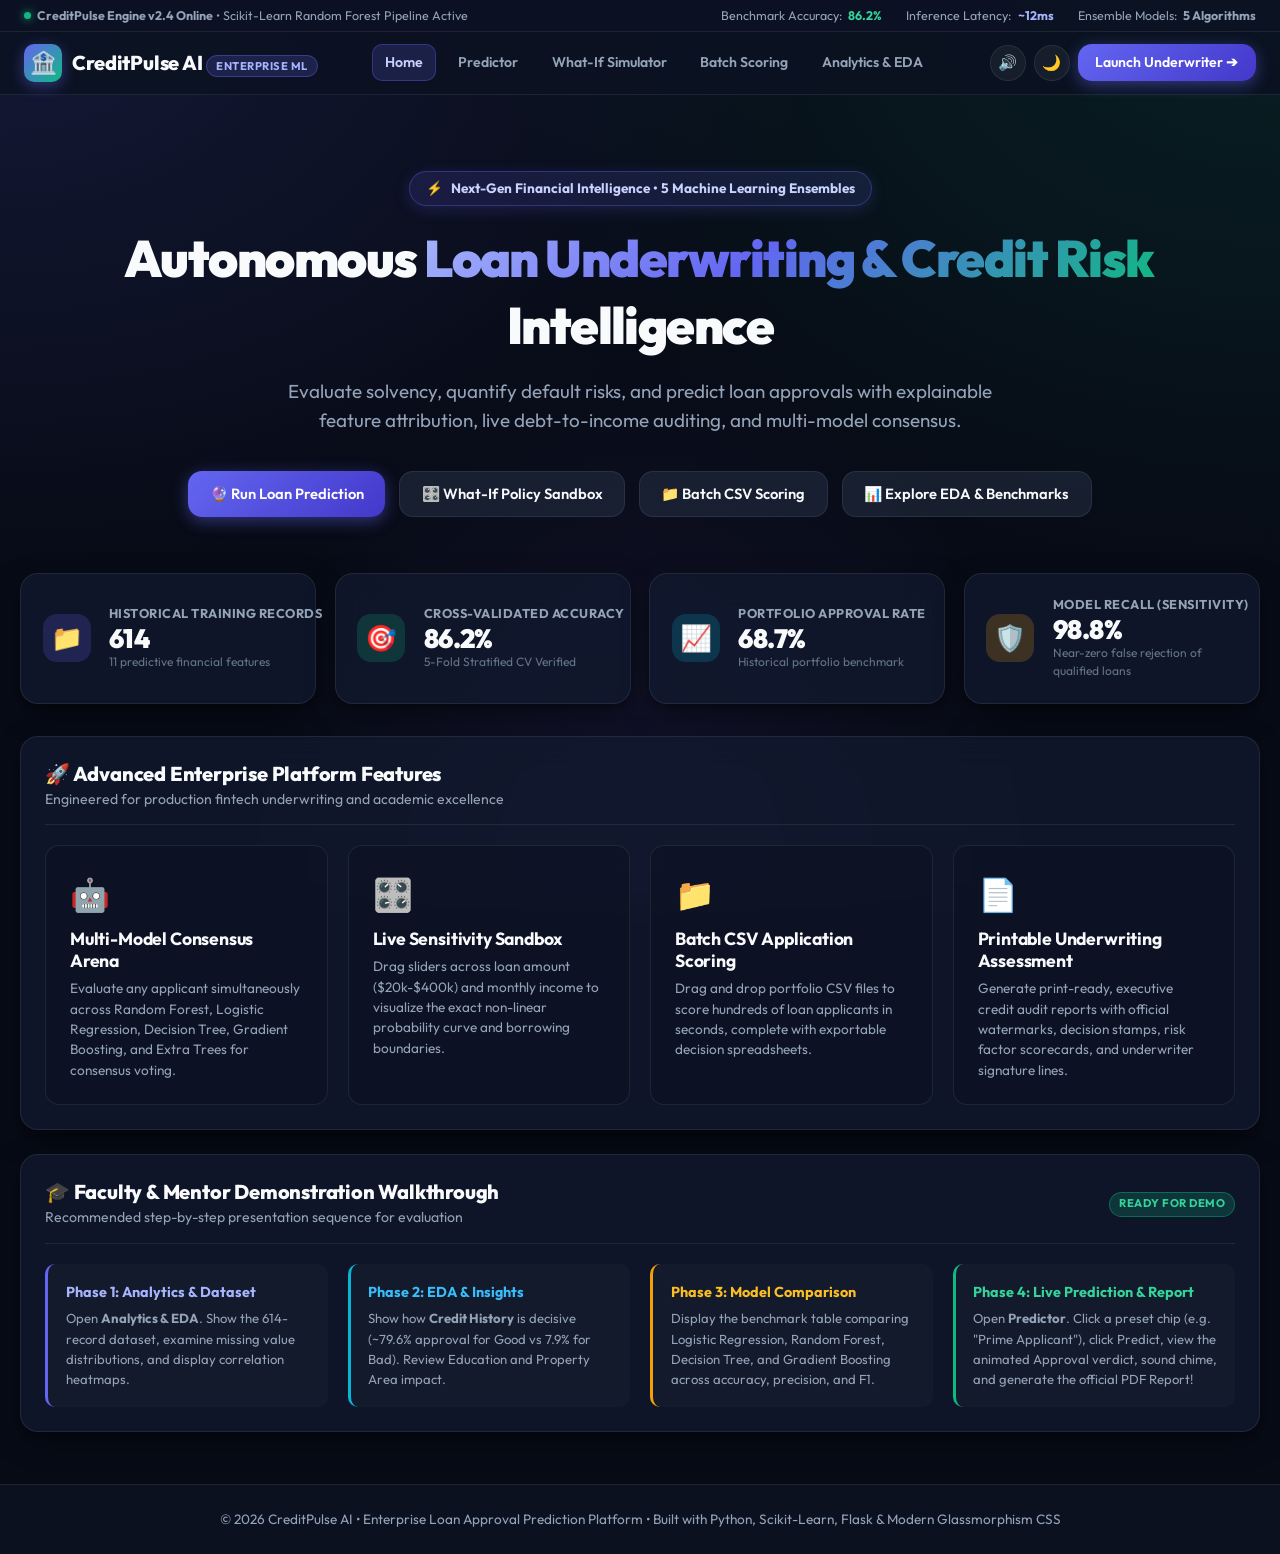
<file: templates/index.html>
<!DOCTYPE html>
<html lang="en" data-theme="dark">
<head>
    <meta charset="UTF-8">
    <meta name="viewport" content="width=device-width, initial-scale=1.0">
    <title>CreditPulse AI | Enterprise Loan Approval Intelligence</title>
    <meta name="description" content="AI-powered Loan Approval Prediction platform using Machine Learning to automate credit risk assessment and evaluate applicant eligibility in real-time.">
    <!-- Google Fonts -->
    <link rel="preconnect" href="https://fonts.googleapis.com">
    <link rel="preconnect" href="https://fonts.gstatic.com" crossorigin>
    <link href="https://fonts.googleapis.com/css2?family=Outfit:wght@300;400;500;600;700;800;900&family=Inter:wght@400;500;600;700&display=swap" rel="stylesheet">
    <link rel="stylesheet" href="/static/css/style.css">
</head>
<body>

    <!-- Top Status Ticker -->
    <div class="top-ticker" id="top-status-ticker">
        <div class="ticker-item">
            <span class="status-dot"></span>
            <span><strong>CreditPulse Engine v2.4 Online</strong> • Scikit-Learn Random Forest Pipeline Active</span>
        </div>
        <div style="display: flex; gap: 1.5rem; align-items: center;">
            <div class="ticker-item"><span>Benchmark Accuracy:</span> <strong style="color: #34d399;">86.2%</strong></div>
            <div class="ticker-item"><span>Inference Latency:</span> <strong style="color: #a5b4fc;">~12ms</strong></div>
            <div class="ticker-item"><span>Ensemble Models:</span> <strong>5 Algorithms</strong></div>
        </div>
    </div>

    <!-- Navigation Header -->
    <nav class="navbar" id="main-navbar">
        <a href="/" class="nav-brand" id="brand-link">
            <div class="brand-icon">🏦</div>
            <div>
                <span>CreditPulse AI</span>
                <span class="brand-badge">Enterprise ML</span>
            </div>
        </a>

        <ul class="nav-links">
            <li><a href="/" class="nav-link active" id="nav-home">Home</a></li>
            <li><a href="/predict" class="nav-link" id="nav-predict">Predictor</a></li>
            <li><a href="/simulator" class="nav-link" id="nav-simulator">What-If Simulator</a></li>
            <li><a href="/batch" class="nav-link" id="nav-batch">Batch Scoring</a></li>
            <li><a href="/dashboard" class="nav-link" id="nav-dashboard">Analytics & EDA</a></li>
        </ul>

        <!-- Controls: Sound & Theme -->
        <div class="nav-controls">
            <button type="button" class="btn-icon" id="sound-toggle-btn" title="Toggle Sound Feedback">🔊</button>
            <button type="button" class="btn-icon" id="theme-toggle-btn" title="Toggle Theme">🌙</button>
            <a href="/predict" class="btn btn-primary btn-nav" id="nav-launch-btn">Launch Underwriter ➔</a>
        </div>
    </nav>

    <!-- Main Content Container -->
    <main class="container" id="main-container">
        
        <!-- Hero Section -->
        <section class="hero" id="hero-section">
            <div class="badge-tag">
                <span>⚡</span>
                <span>Next-Gen Financial Intelligence • 5 Machine Learning Ensembles</span>
            </div>
            <h1 class="hero-title">
                Autonomous <span class="gradient-text">Loan Underwriting & Credit Risk</span> Intelligence
            </h1>
            <p class="hero-subtitle">
                Evaluate solvency, quantify default risks, and predict loan approvals with explainable feature attribution, live debt-to-income auditing, and multi-model consensus.
            </p>
            <div class="hero-actions">
                <a href="/predict" class="btn btn-primary" id="btn-hero-predict">
                    <span>🔮 Run Loan Prediction</span>
                </a>
                <a href="/simulator" class="btn btn-secondary" id="btn-hero-simulator">
                    <span>🎛️ What-If Policy Sandbox</span>
                </a>
                <a href="/batch" class="btn btn-secondary" id="btn-hero-batch">
                    <span>📁 Batch CSV Scoring</span>
                </a>
                <a href="/dashboard" class="btn btn-secondary" id="btn-hero-dashboard">
                    <span>📊 Explore EDA & Benchmarks</span>
                </a>
            </div>
        </section>

        <!-- Executive Stat Cards -->
        <section class="stats-grid" id="stats-grid">
            <div class="stat-card" id="stat-records">
                <div class="stat-icon indigo">📁</div>
                <div class="stat-info">
                    <h4>Historical Training Records</h4>
                    <div class="stat-value">614</div>
                    <div class="stat-note">11 predictive financial features</div>
                </div>
            </div>

            <div class="stat-card" id="stat-accuracy">
                <div class="stat-icon emerald">🎯</div>
                <div class="stat-info">
                    <h4>Cross-Validated Accuracy</h4>
                    <div class="stat-value">86.2%</div>
                    <div class="stat-note">5-Fold Stratified CV Verified</div>
                </div>
            </div>

            <div class="stat-card" id="stat-approval-rate">
                <div class="stat-icon cyan">📈</div>
                <div class="stat-info">
                    <h4>Portfolio Approval Rate</h4>
                    <div class="stat-value">68.7%</div>
                    <div class="stat-note">Historical portfolio benchmark</div>
                </div>
            </div>

            <div class="stat-card" id="stat-recall">
                <div class="stat-icon amber">🛡️</div>
                <div class="stat-info">
                    <h4>Model Recall (Sensitivity)</h4>
                    <div class="stat-value">98.8%</div>
                    <div class="stat-note">Near-zero false rejection of qualified loans</div>
                </div>
            </div>
        </section>

        <!-- Feature Capabilities Showcase -->
        <section class="card" id="capabilities-section">
            <div class="card-header">
                <div>
                    <h2 class="card-title">🚀 Advanced Enterprise Platform Features</h2>
                    <div class="card-subtitle">Engineered for production fintech underwriting and academic excellence</div>
                </div>
            </div>

            <div style="display: grid; grid-template-columns: repeat(auto-fit, minmax(280px, 1fr)); gap: 1.25rem;">
                <div style="background: rgba(12, 18, 34, 0.6); padding: 1.5rem; border-radius: 14px; border: 1px solid var(--border-color);">
                    <div style="font-size: 2rem; margin-bottom: 0.5rem;">🤖</div>
                    <h3 style="font-size: 1.1rem; font-weight: 700; margin-bottom: 0.4rem;">Multi-Model Consensus Arena</h3>
                    <p style="font-size: 0.85rem; color: var(--text-muted); line-height: 1.5;">
                        Evaluate any applicant simultaneously across Random Forest, Logistic Regression, Decision Tree, Gradient Boosting, and Extra Trees for consensus voting.
                    </p>
                </div>

                <div style="background: rgba(12, 18, 34, 0.6); padding: 1.5rem; border-radius: 14px; border: 1px solid var(--border-color);">
                    <div style="font-size: 2rem; margin-bottom: 0.5rem;">🎛️</div>
                    <h3 style="font-size: 1.1rem; font-weight: 700; margin-bottom: 0.4rem;">Live Sensitivity Sandbox</h3>
                    <p style="font-size: 0.85rem; color: var(--text-muted); line-height: 1.5;">
                        Drag sliders across loan amount ($20k-$400k) and monthly income to visualize the exact non-linear probability curve and borrowing boundaries.
                    </p>
                </div>

                <div style="background: rgba(12, 18, 34, 0.6); padding: 1.5rem; border-radius: 14px; border: 1px solid var(--border-color);">
                    <div style="font-size: 2rem; margin-bottom: 0.5rem;">📁</div>
                    <h3 style="font-size: 1.1rem; font-weight: 700; margin-bottom: 0.4rem;">Batch CSV Application Scoring</h3>
                    <p style="font-size: 0.85rem; color: var(--text-muted); line-height: 1.5;">
                        Drag and drop portfolio CSV files to score hundreds of loan applicants in seconds, complete with exportable decision spreadsheets.
                    </p>
                </div>

                <div style="background: rgba(12, 18, 34, 0.6); padding: 1.5rem; border-radius: 14px; border: 1px solid var(--border-color);">
                    <div style="font-size: 2rem; margin-bottom: 0.5rem;">📄</div>
                    <h3 style="font-size: 1.1rem; font-weight: 700; margin-bottom: 0.4rem;">Printable Underwriting Assessment</h3>
                    <p style="font-size: 0.85rem; color: var(--text-muted); line-height: 1.5;">
                        Generate print-ready, executive credit audit reports with official watermarks, decision stamps, risk factor scorecards, and underwriter signature lines.
                    </p>
                </div>
            </div>
        </section>

        <!-- Demonstration Sequence Guide -->
        <section class="card" id="demo-guide-card">
            <div class="card-header">
                <div>
                    <h2 class="card-title">🎓 Faculty & Mentor Demonstration Walkthrough</h2>
                    <div class="card-subtitle">Recommended step-by-step presentation sequence for evaluation</div>
                </div>
                <span class="brand-badge" style="background:rgba(16,185,129,0.2); color:#34d399; border-color:rgba(16,185,129,0.4);">Ready for Demo</span>
            </div>

            <div style="display: grid; grid-template-columns: repeat(auto-fit, minmax(280px, 1fr)); gap: 1.25rem;">
                <div style="background: rgba(255,255,255,0.02); padding: 1.1rem; border-radius: 10px; border-left: 3px solid var(--primary);">
                    <div style="font-weight: 700; color:#a5b4fc; font-size: 0.9rem;">Phase 1: Analytics & Dataset</div>
                    <p style="font-size: 0.82rem; color: var(--text-muted); margin-top: 0.3rem;">
                        Open <strong>Analytics & EDA</strong>. Show the 614-record dataset, examine missing value distributions, and display correlation heatmaps.
                    </p>
                </div>

                <div style="background: rgba(255,255,255,0.02); padding: 1.1rem; border-radius: 10px; border-left: 3px solid var(--info);">
                    <div style="font-weight: 700; color:#38bdf8; font-size: 0.9rem;">Phase 2: EDA & Insights</div>
                    <p style="font-size: 0.82rem; color: var(--text-muted); margin-top: 0.3rem;">
                        Show how <strong>Credit History</strong> is decisive (~79.6% approval for Good vs 7.9% for Bad). Review Education and Property Area impact.
                    </p>
                </div>

                <div style="background: rgba(255,255,255,0.02); padding: 1.1rem; border-radius: 10px; border-left: 3px solid var(--warning);">
                    <div style="font-weight: 700; color:#fbbf24; font-size: 0.9rem;">Phase 3: Model Comparison</div>
                    <p style="font-size: 0.82rem; color: var(--text-muted); margin-top: 0.3rem;">
                        Display the benchmark table comparing Logistic Regression, Random Forest, Decision Tree, and Gradient Boosting across accuracy, precision, and F1.
                    </p>
                </div>

                <div style="background: rgba(255,255,255,0.02); padding: 1.1rem; border-radius: 10px; border-left: 3px solid var(--success);">
                    <div style="font-weight: 700; color:#34d399; font-size: 0.9rem;">Phase 4: Live Prediction & Report</div>
                    <p style="font-size: 0.82rem; color: var(--text-muted); margin-top: 0.3rem;">
                        Open <strong>Predictor</strong>. Click a preset chip (e.g. "Prime Applicant"), click Predict, view the animated Approval verdict, sound chime, and generate the official PDF Report!
                    </p>
                </div>
            </div>
        </section>

    </main>

    <!-- Footer -->
    <footer class="footer">
        <p>© 2026 CreditPulse AI • Enterprise Loan Approval Prediction Platform • Built with Python, Scikit-Learn, Flask & Modern Glassmorphism CSS</p>
    </footer>

    <script src="/static/js/script.js"></script>
</body>
</html>
</file>
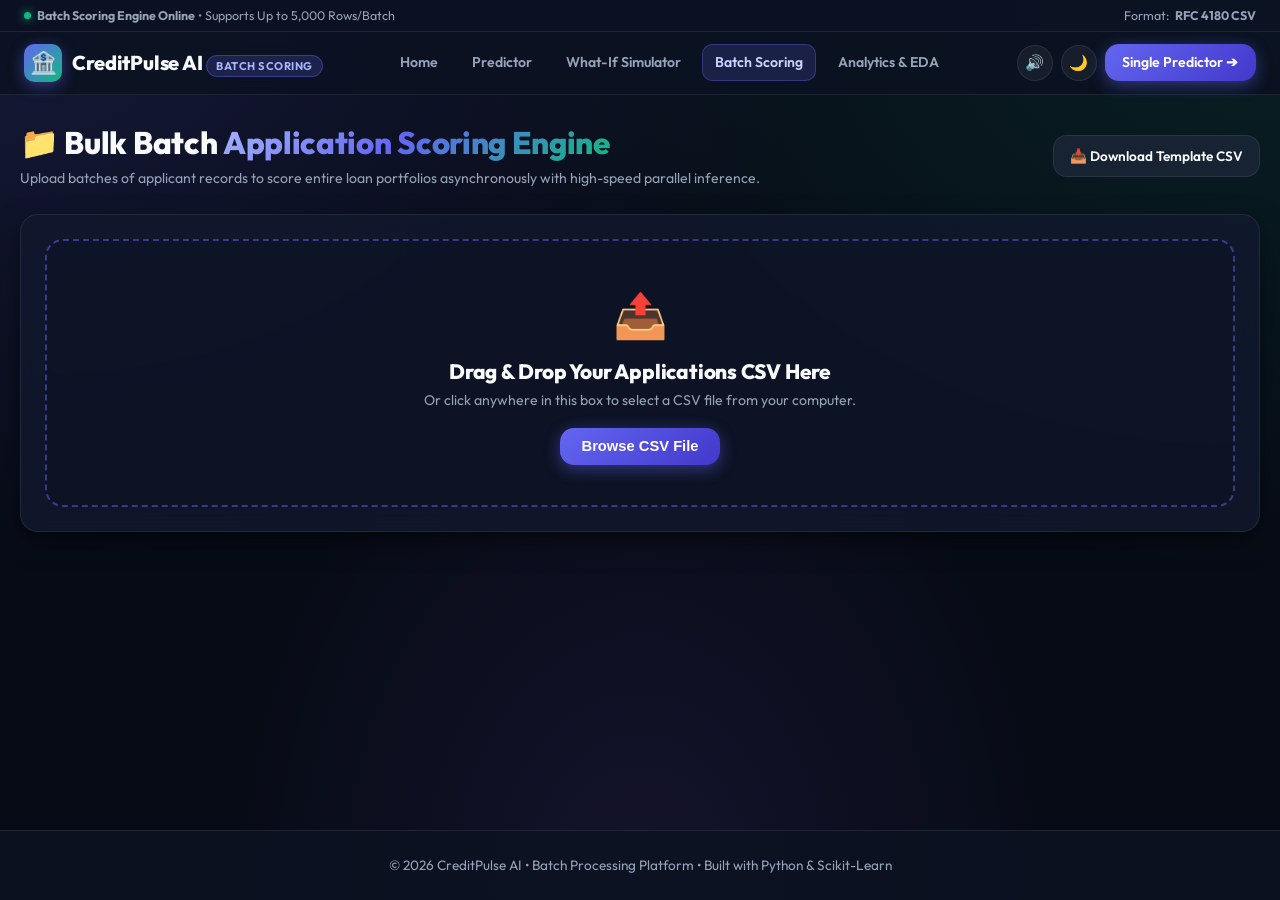
<file: templates/batch.html>
<!DOCTYPE html>
<html lang="en" data-theme="dark">
<head>
    <meta charset="UTF-8">
    <meta name="viewport" content="width=device-width, initial-scale=1.0">
    <title>Bulk Batch Application Scoring | CreditPulse AI</title>
    <meta name="description" content="Upload and evaluate hundreds of loan applications simultaneously in batch mode. Receive automated underwriting decisions and CSV exports.">
    <!-- Google Fonts -->
    <link rel="preconnect" href="https://fonts.googleapis.com">
    <link rel="preconnect" href="https://fonts.gstatic.com" crossorigin>
    <link href="https://fonts.googleapis.com/css2?family=Outfit:wght@300;400;500;600;700;800;900&family=Inter:wght@400;500;600;700&display=swap" rel="stylesheet">
    <link rel="stylesheet" href="/static/css/style.css">
</head>
<body>

    <!-- Top Status Ticker -->
    <div class="top-ticker" id="top-status-ticker">
        <div class="ticker-item">
            <span class="status-dot"></span>
            <span><strong>Batch Scoring Engine Online</strong> • Supports Up to 5,000 Rows/Batch</span>
        </div>
        <div style="display: flex; gap: 1.5rem; align-items: center;">
            <div class="ticker-item"><span>Format:</span> <strong>RFC 4180 CSV</strong></div>
        </div>
    </div>

    <!-- Navigation Header -->
    <nav class="navbar" id="main-navbar">
        <a href="/" class="nav-brand" id="brand-link">
            <div class="brand-icon">🏦</div>
            <div>
                <span>CreditPulse AI</span>
                <span class="brand-badge">Batch Scoring</span>
            </div>
        </a>

        <ul class="nav-links">
            <li><a href="/" class="nav-link" id="nav-home">Home</a></li>
            <li><a href="/predict" class="nav-link" id="nav-predict">Predictor</a></li>
            <li><a href="/simulator" class="nav-link" id="nav-simulator">What-If Simulator</a></li>
            <li><a href="/batch" class="nav-link active" id="nav-batch">Batch Scoring</a></li>
            <li><a href="/dashboard" class="nav-link" id="nav-dashboard">Analytics & EDA</a></li>
        </ul>

        <div class="nav-controls">
            <button type="button" class="btn-icon" id="sound-toggle-btn" title="Toggle Sound Feedback">🔊</button>
            <button type="button" class="btn-icon" id="theme-toggle-btn" title="Toggle Theme">🌙</button>
            <a href="/predict" class="btn btn-primary btn-nav">Single Predictor ➔</a>
        </div>
    </nav>

    <!-- Main Content Container -->
    <main class="container" id="main-container">
        
        <div class="card-header" style="border:none; margin-bottom: 1.5rem; padding-bottom: 0;">
            <div>
                <h1 style="font-size: clamp(1.4rem, 2.5vw, 1.95rem); font-weight: 800;">
                    📁 Bulk Batch <span class="gradient-text">Application Scoring Engine</span>
                </h1>
                <p class="card-subtitle">
                    Upload batches of applicant records to score entire loan portfolios asynchronously with high-speed parallel inference.
                </p>
            </div>
            
            <div>
                <a href="/api/sample-csv" class="btn btn-secondary" style="font-size: 0.85rem; padding: 0.6rem 1rem;">
                    📥 Download Template CSV
                </a>
            </div>
        </div>

        <!-- Upload Dropzone Card -->
        <div class="card">
            <div class="dropzone" id="csv-dropzone">
                <input type="file" id="csv-file-input" accept=".csv" style="display: none;">
                <div class="dropzone-icon">📤</div>
                <h3 style="font-size: 1.3rem; font-weight: 800; margin-bottom: 0.35rem;">
                    Drag & Drop Your Applications CSV Here
                </h3>
                <p style="font-size: 0.88rem; color: var(--text-muted); margin-bottom: 1rem;">
                    Or click anywhere in this box to select a CSV file from your computer.
                </p>
                <button type="button" class="btn btn-primary" style="pointer-events: none;">
                    Browse CSV File
                </button>
            </div>
        </div>

        <!-- Batch Results Display Box -->
        <div class="card" id="batch-results-box" style="display: none;">
            <!-- Populated via AJAX in script.js -->
        </div>

    </main>

    <footer class="footer">
        <p>© 2026 CreditPulse AI • Batch Processing Platform • Built with Python & Scikit-Learn</p>
    </footer>

    <script src="/static/js/script.js"></script>
</body>
</html>
</file>
<file: static/css/style.css>
/* 
=============================================================================
CreditPulse AI - Enterprise Fintech Design System
=============================================================================
Ultra-Responsive, Zero-Overflow, Anti-Clipping Typography & Glassmorphism
*/

:root {
  --bg-primary: #070b16;
  --bg-secondary: #0c1222;
  --bg-card: rgba(18, 26, 47, 0.75);
  --bg-card-hover: rgba(28, 39, 68, 0.88);
  --bg-input: rgba(11, 17, 33, 0.9);
  
  --border-color: rgba(255, 255, 255, 0.08);
  --border-glow: rgba(99, 102, 241, 0.4);
  
  --primary: #6366f1;
  --primary-hover: #4f46e5;
  --primary-glow: rgba(99, 102, 241, 0.45);
  
  --secondary: #8b5cf6;
  --secondary-glow: rgba(139, 92, 246, 0.4);
  
  --success: #10b981;
  --success-glow: rgba(16, 185, 129, 0.4);
  --danger: #ef4444;
  --danger-glow: rgba(239, 68, 68, 0.4);
  --warning: #f59e0b;
  --info: #06b6d4;
  
  --text-main: #f8fafc;
  --text-muted: #94a3b8;
  --text-dim: #64748b;
  
  --radius-xs: 6px;
  --radius-sm: 10px;
  --radius-md: 14px;
  --radius-lg: 18px;
  --radius-full: 9999px;
  
  --shadow-card: 0 10px 30px -5px rgba(0, 0, 0, 0.5), 0 6px 12px -4px rgba(0, 0, 0, 0.35);
  --shadow-glow: 0 0 25px rgba(99, 102, 241, 0.3);
  --transition: all 0.22s cubic-bezier(0.4, 0, 0.2, 1);
}

/* Light Theme Variables */
[data-theme="light"] {
  --bg-primary: #f8fafc;
  --bg-secondary: #ffffff;
  --bg-card: rgba(255, 255, 255, 0.9);
  --bg-card-hover: rgba(241, 245, 249, 0.98);
  --bg-input: #ffffff;
  
  --border-color: rgba(0, 0, 0, 0.09);
  --border-glow: rgba(99, 102, 241, 0.25);
  
  --text-main: #0f172a;
  --text-muted: #475569;
  --text-dim: #94a3b8;
  
  --shadow-card: 0 10px 25px -5px rgba(0, 0, 0, 0.08), 0 8px 10px -6px rgba(0, 0, 0, 0.04);
}

/* GLOBAL RESET & STRICT OVERFLOW CONTAINMENT */
*, *::before, *::after {
  box-sizing: border-box;
  margin: 0;
  padding: 0;
}

html {
  overflow-x: hidden;
  max-width: 100%;
  width: 100%;
  -webkit-text-size-adjust: 100%;
  scroll-behavior: smooth;
}

body {
  background-color: var(--bg-primary);
  background-image: 
    radial-gradient(at 0% 0%, rgba(99, 102, 241, 0.15) 0px, transparent 45%),
    radial-gradient(at 100% 0%, rgba(16, 185, 129, 0.12) 0px, transparent 45%),
    radial-gradient(at 50% 100%, rgba(139, 92, 246, 0.1) 0px, transparent 45%);
  background-attachment: fixed;
  color: var(--text-main);
  min-height: 100vh;
  display: flex;
  flex-direction: column;
  line-height: 1.55;
  font-family: 'Outfit', 'Inter', -apple-system, BlinkMacSystemFont, 'Segoe UI', Roboto, sans-serif;
  overflow-x: hidden;
  max-width: 100%;
  width: 100%;
  position: relative;
  transition: background-color 0.25s ease, color 0.25s ease;
}

/* ANTI-CLIPPING TYPOGRAPHY */
h1, h2, h3, h4, h5, h6 {
  overflow-wrap: break-word;
  word-wrap: break-word;
  line-height: 1.25;
  letter-spacing: -0.01em;
}

.gradient-text {
  background: linear-gradient(135deg, #a5b4fc 0%, #6366f1 45%, #10b981 100%);
  -webkit-background-clip: text;
  -webkit-text-fill-color: transparent;
  display: inline-block;
  padding-bottom: 0.1em;
  padding-right: 0.05em;
  line-height: 1.25;
}

/* TOP STATUS TICKER */
.top-ticker {
  background: rgba(12, 18, 34, 0.98);
  border-bottom: 1px solid var(--border-color);
  padding: 0.35rem 1.5rem;
  font-size: 0.78rem;
  color: var(--text-muted);
  display: flex;
  justify-content: space-between;
  align-items: center;
  flex-wrap: wrap;
  gap: 0.75rem;
  max-width: 100%;
  overflow-x: hidden;
}

.ticker-item {
  display: inline-flex;
  align-items: center;
  gap: 0.4rem;
  white-space: nowrap;
}

.status-dot {
  width: 7px;
  height: 7px;
  background: #10b981;
  border-radius: 50%;
  box-shadow: 0 0 8px #10b981;
  animation: pulse-dot 2s infinite;
  flex-shrink: 0;
}

@keyframes pulse-dot {
  0%, 100% { transform: scale(1); opacity: 1; }
  50% { transform: scale(1.3); opacity: 0.6; }
}

/* NAVBAR */
.navbar {
  position: sticky;
  top: 0;
  z-index: 100;
  background: rgba(12, 18, 34, 0.9);
  backdrop-filter: blur(18px);
  -webkit-backdrop-filter: blur(18px);
  border-bottom: 1px solid var(--border-color);
  padding: 0.75rem 1.5rem;
  display: flex;
  align-items: center;
  justify-content: space-between;
  flex-wrap: wrap;
  gap: 0.85rem;
  max-width: 100%;
}

.nav-brand {
  display: flex;
  align-items: center;
  gap: 0.65rem;
  text-decoration: none;
  color: var(--text-main);
  font-weight: 800;
  font-size: 1.25rem;
  letter-spacing: -0.01em;
  flex-shrink: 0;
}

.brand-icon {
  width: 38px;
  height: 38px;
  background: linear-gradient(135deg, #6366f1, #10b981);
  border-radius: var(--radius-sm);
  display: flex;
  align-items: center;
  justify-content: center;
  font-size: 1.35rem;
  box-shadow: 0 4px 15px var(--primary-glow);
  flex-shrink: 0;
}

.brand-badge {
  font-size: 0.7rem;
  background: rgba(99, 102, 241, 0.2);
  color: #a5b4fc;
  padding: 0.18rem 0.55rem;
  border-radius: var(--radius-full);
  border: 1px solid rgba(99, 102, 241, 0.4);
  font-weight: 700;
  text-transform: uppercase;
  letter-spacing: 0.5px;
  white-space: nowrap;
}

.nav-links {
  display: flex;
  align-items: center;
  gap: 0.6rem;
  list-style: none;
  flex-wrap: wrap;
}

.nav-link {
  color: var(--text-muted);
  text-decoration: none;
  font-weight: 600;
  font-size: 0.88rem;
  padding: 0.4rem 0.75rem;
  border-radius: var(--radius-sm);
  transition: var(--transition);
  display: flex;
  align-items: center;
  gap: 0.35rem;
  white-space: nowrap;
}

.nav-link:hover {
  color: var(--text-main);
  background: rgba(255, 255, 255, 0.06);
}

.nav-link.active {
  color: #c7d2fe;
  background: rgba(99, 102, 241, 0.18);
  border: 1px solid rgba(99, 102, 241, 0.35);
}

.nav-controls {
  display: flex;
  align-items: center;
  gap: 0.5rem;
  flex-shrink: 0;
}

.btn-icon {
  width: 36px;
  height: 36px;
  border-radius: 50%;
  background: rgba(255, 255, 255, 0.05);
  border: 1px solid var(--border-color);
  color: var(--text-main);
  display: flex;
  align-items: center;
  justify-content: center;
  cursor: pointer;
  font-size: 0.95rem;
  transition: var(--transition);
}

.btn-icon:hover {
  background: rgba(255, 255, 255, 0.12);
  transform: scale(1.05);
}

.btn-nav {
  font-size: 0.88rem !important;
  padding: 0.5rem 1.1rem !important;
  white-space: nowrap;
}

/* CONTAINER */
.container {
  max-width: 1280px;
  width: 100%;
  margin: 0 auto;
  padding: 1.75rem 1.25rem;
  flex: 1;
  overflow-x: hidden;
}

/* HERO SECTION */
.hero {
  text-align: center;
  padding: 3rem 1rem 3.5rem;
  position: relative;
}

.badge-tag {
  display: inline-flex;
  align-items: center;
  gap: 0.5rem;
  background: rgba(99, 102, 241, 0.15);
  border: 1px solid rgba(99, 102, 241, 0.35);
  color: #c7d2fe;
  padding: 0.4rem 1rem;
  border-radius: var(--radius-full);
  font-size: 0.85rem;
  font-weight: 700;
  margin-bottom: 1.25rem;
  box-shadow: 0 4px 15px rgba(99, 102, 241, 0.2);
}

.hero-title {
  font-size: clamp(2rem, 4vw, 3.25rem);
  font-weight: 900;
  letter-spacing: -0.03em;
  margin-bottom: 1.25rem;
  line-height: 1.2;
}

.hero-subtitle {
  font-size: clamp(1rem, 1.5vw, 1.18rem);
  color: var(--text-muted);
  max-width: 760px;
  margin: 0 auto 2.25rem;
  font-weight: 400;
}

.hero-actions {
  display: flex;
  gap: 0.85rem;
  justify-content: center;
  flex-wrap: wrap;
}

/* BUTTONS */
.btn {
  display: inline-flex;
  align-items: center;
  gap: 0.5rem;
  font-weight: 600;
  font-size: 0.92rem;
  padding: 0.65rem 1.35rem;
  border-radius: var(--radius-md);
  border: none;
  cursor: pointer;
  text-decoration: none;
  transition: var(--transition);
  white-space: nowrap;
}

.btn-primary {
  background: linear-gradient(135deg, var(--primary), #4338ca);
  color: white;
  box-shadow: 0 4px 16px var(--primary-glow);
}

.btn-primary:hover {
  transform: translateY(-2px);
  box-shadow: 0 6px 22px rgba(99, 102, 241, 0.6);
}

.btn-secondary {
  background: rgba(30, 41, 59, 0.7);
  color: var(--text-main);
  border: 1px solid var(--border-color);
}

.btn-secondary:hover {
  background: rgba(51, 65, 85, 0.9);
  border-color: rgba(255, 255, 255, 0.2);
  transform: translateY(-2px);
}

/* STATS GRID */
.stats-grid {
  display: grid;
  grid-template-columns: repeat(auto-fit, minmax(220px, 1fr));
  gap: 1.15rem;
  margin-bottom: 2rem;
  width: 100%;
}

.stat-card {
  background: var(--bg-card);
  border: 1px solid var(--border-color);
  backdrop-filter: blur(16px);
  -webkit-backdrop-filter: blur(16px);
  border-radius: var(--radius-lg);
  padding: 1.35rem;
  display: flex;
  align-items: center;
  gap: 1.15rem;
  transition: var(--transition);
  box-shadow: var(--shadow-card);
  min-width: 0;
}

.stat-card:hover {
  transform: translateY(-3px);
  border-color: rgba(99, 102, 241, 0.45);
  background: var(--bg-card-hover);
}

.stat-icon {
  width: 48px;
  height: 48px;
  border-radius: var(--radius-md);
  display: flex;
  align-items: center;
  justify-content: center;
  font-size: 1.6rem;
  flex-shrink: 0;
}

.stat-icon.indigo { background: rgba(99, 102, 241, 0.2); color: #818cf8; }
.stat-icon.emerald { background: rgba(16, 185, 129, 0.2); color: #34d399; }
.stat-icon.cyan { background: rgba(6, 182, 212, 0.2); color: #22d3ee; }
.stat-icon.amber { background: rgba(245, 158, 11, 0.2); color: #fbbf24; }

.stat-info h4 {
  font-size: 0.8rem;
  color: var(--text-muted);
  text-transform: uppercase;
  letter-spacing: 0.5px;
  font-weight: 700;
  margin-bottom: 0.2rem;
  white-space: nowrap;
  overflow: hidden;
  text-overflow: ellipsis;
}

.stat-info .stat-value {
  font-size: 1.65rem;
  font-weight: 900;
  color: var(--text-main);
  letter-spacing: -0.02em;
  line-height: 1.1;
}

.stat-info .stat-note {
  font-size: 0.75rem;
  color: var(--text-dim);
}

/* CARDS */
.card {
  background: var(--bg-card);
  border: 1px solid var(--border-color);
  backdrop-filter: blur(16px);
  -webkit-backdrop-filter: blur(16px);
  border-radius: var(--radius-lg);
  padding: 1.5rem;
  margin-bottom: 1.5rem;
  box-shadow: var(--shadow-card);
  transition: var(--transition);
  max-width: 100%;
  min-width: 0;
  overflow: hidden;
}

.card:hover {
  border-color: rgba(255, 255, 255, 0.15);
}

.card-header {
  display: flex;
  align-items: center;
  justify-content: space-between;
  margin-bottom: 1.25rem;
  padding-bottom: 0.85rem;
  border-bottom: 1px solid var(--border-color);
  flex-wrap: wrap;
  gap: 0.85rem;
  width: 100%;
}

.card-title {
  font-size: 1.25rem;
  font-weight: 800;
  display: flex;
  align-items: center;
  gap: 0.55rem;
}

.card-subtitle {
  color: var(--text-muted);
  font-size: 0.88rem;
  margin-top: 0.2rem;
}

/* TAB NAVIGATION (Wrapped & Flexible) */
.card-tabs {
  display: flex;
  gap: 0.4rem;
  border-bottom: 1px solid var(--border-color);
  padding-bottom: 0.65rem;
  margin-bottom: 1.25rem;
  overflow-x: auto;
  flex-wrap: wrap;
  width: 100%;
}

.tab-btn {
  background: transparent;
  border: 1px solid transparent;
  color: var(--text-muted);
  font-size: 0.85rem;
  font-weight: 600;
  padding: 0.45rem 0.85rem;
  border-radius: var(--radius-sm);
  cursor: pointer;
  transition: var(--transition);
  display: flex;
  align-items: center;
  gap: 0.35rem;
  white-space: nowrap;
}

.tab-btn:hover {
  color: var(--text-main);
  background: rgba(255, 255, 255, 0.05);
}

.tab-btn.active {
  color: #c7d2fe;
  background: rgba(99, 102, 241, 0.2);
  border-color: rgba(99, 102, 241, 0.4);
}

/* STRICT TWO-COLUMN GRID */
.two-column-grid {
  display: grid;
  grid-template-columns: minmax(0, 1fr) minmax(0, 1fr);
  gap: 1.5rem;
  width: 100%;
}

@media (max-width: 1080px) {
  .two-column-grid {
    grid-template-columns: 1fr;
  }
}

/* FORM ELEMENTS */
.form-grid {
  display: grid;
  grid-template-columns: repeat(2, minmax(0, 1fr));
  gap: 1rem;
  width: 100%;
}

@media (max-width: 600px) {
  .form-grid {
    grid-template-columns: 1fr;
  }
}

.form-group {
  display: flex;
  flex-direction: column;
  gap: 0.35rem;
  min-width: 0;
}

.form-group.full-width {
  grid-column: 1 / -1;
}

.form-label {
  font-size: 0.85rem;
  font-weight: 700;
  color: #cbd5e1;
  display: flex;
  align-items: center;
  justify-content: space-between;
  flex-wrap: wrap;
  gap: 0.2rem;
}

.form-label .helper {
  font-size: 0.72rem;
  color: var(--text-dim);
  font-weight: 400;
}

.form-control {
  background: var(--bg-input);
  border: 1px solid rgba(255, 255, 255, 0.12);
  color: var(--text-main);
  padding: 0.65rem 0.85rem;
  border-radius: var(--radius-md);
  font-size: 0.92rem;
  outline: none;
  transition: var(--transition);
  width: 100%;
  max-width: 100%;
}

.form-control:focus {
  border-color: var(--primary);
  box-shadow: 0 0 0 3px rgba(99, 102, 241, 0.25);
  background: rgba(15, 23, 42, 0.98);
}

/* PRESETS BAR */
.presets-bar {
  display: flex;
  gap: 0.5rem;
  flex-wrap: wrap;
  margin-bottom: 1.25rem;
  padding: 0.85rem 1rem;
  background: rgba(12, 18, 34, 0.7);
  border-radius: var(--radius-md);
  border: 1px dashed rgba(255, 255, 255, 0.18);
  align-items: center;
  width: 100%;
}

.preset-chip {
  background: rgba(255, 255, 255, 0.06);
  border: 1px solid var(--border-color);
  color: var(--text-muted);
  font-size: 0.8rem;
  font-weight: 600;
  padding: 0.35rem 0.75rem;
  border-radius: var(--radius-full);
  cursor: pointer;
  transition: var(--transition);
  white-space: nowrap;
}

.preset-chip:hover {
  background: rgba(99, 102, 241, 0.25);
  border-color: var(--primary);
  color: var(--text-main);
  transform: translateY(-1px);
}

/* PREDICTION VERDICT CARD */
.result-card {
  background: rgba(12, 18, 34, 0.85);
  border: 1px solid var(--border-color);
  border-radius: var(--radius-lg);
  padding: 1.75rem 1.25rem;
  display: flex;
  flex-direction: column;
  justify-content: center;
  align-items: center;
  text-align: center;
  min-height: 380px;
  position: relative;
  overflow: hidden;
  width: 100%;
  box-sizing: border-box;
}

.result-card::before {
  content: '';
  position: absolute;
  top: 0;
  left: 0;
  right: 0;
  height: 4px;
  background: linear-gradient(90deg, #6366f1, #10b981);
}

.decision-badge {
  display: inline-flex;
  align-items: center;
  justify-content: center;
  gap: 0.5rem;
  font-size: clamp(1.2rem, 2.5vw, 1.85rem);
  font-weight: 900;
  padding: 0.65rem 1.6rem;
  border-radius: var(--radius-full);
  margin-bottom: 1rem;
  letter-spacing: 0.5px;
  animation: pop-in 0.4s cubic-bezier(0.175, 0.885, 0.32, 1.275);
  max-width: 100%;
}

@keyframes pop-in {
  0% { transform: scale(0.85); opacity: 0; }
  100% { transform: scale(1); opacity: 1; }
}

.decision-badge.approved {
  background: rgba(16, 185, 129, 0.18);
  border: 2px solid var(--success);
  color: #34d399;
  box-shadow: 0 0 25px var(--success-glow);
}

.decision-badge.rejected {
  background: rgba(239, 68, 68, 0.18);
  border: 2px solid var(--danger);
  color: #f87171;
  box-shadow: 0 0 25px var(--danger-glow);
}

/* CONFIDENCE GAUGE */
.confidence-container {
  width: 100%;
  margin: 1rem 0 1.25rem;
}

.confidence-header {
  display: flex;
  justify-content: space-between;
  font-size: 0.88rem;
  font-weight: 700;
  margin-bottom: 0.35rem;
}

.confidence-bar-bg {
  width: 100%;
  height: 12px;
  background: rgba(255, 255, 255, 0.08);
  border-radius: var(--radius-full);
  overflow: hidden;
  position: relative;
}

.confidence-bar-fill {
  height: 100%;
  border-radius: var(--radius-full);
  transition: width 1s cubic-bezier(0.4, 0, 0.2, 1);
}

.confidence-bar-fill.approved {
  background: linear-gradient(90deg, #34d399, #10b981);
  box-shadow: 0 0 10px var(--success);
}

.confidence-bar-fill.rejected {
  background: linear-gradient(90deg, #f87171, #ef4444);
  box-shadow: 0 0 10px var(--danger);
}

/* FACTORS LIST */
.factors-list {
  width: 100%;
  display: flex;
  flex-direction: column;
  gap: 0.55rem;
  margin-top: 0.85rem;
  text-align: left;
}

.factor-item {
  display: flex;
  align-items: center;
  justify-content: space-between;
  padding: 0.65rem 0.85rem;
  background: rgba(255, 255, 255, 0.03);
  border-radius: var(--radius-sm);
  border-left: 4px solid var(--info);
  font-size: 0.85rem;
  flex-wrap: wrap;
  gap: 0.4rem;
}

.factor-item.positive { border-left-color: var(--success); }
.factor-item.negative { border-left-color: var(--danger); }
.factor-item.neutral { border-left-color: var(--warning); }

.factor-title {
  font-weight: 700;
  color: var(--text-main);
}

.factor-desc {
  font-size: 0.78rem;
  color: var(--text-muted);
}

.factor-badge {
  font-size: 0.72rem;
  font-weight: 800;
  padding: 0.18rem 0.55rem;
  border-radius: var(--radius-full);
  white-space: nowrap;
}

.factor-badge.positive { background: rgba(16, 185, 129, 0.2); color: #34d399; }
.factor-badge.negative { background: rgba(239, 68, 68, 0.2); color: #f87171; }
.factor-badge.neutral { background: rgba(245, 158, 11, 0.2); color: #fbbf24; }

/* DATA TABLES & SCROLL CONTAINMENT */
.table-container {
  overflow-x: auto;
  border-radius: var(--radius-md);
  border: 1px solid var(--border-color);
  width: 100%;
  -webkit-overflow-scrolling: touch;
}

.data-table, .benchmark-table {
  width: 100%;
  border-collapse: collapse;
  text-align: left;
  font-size: 0.85rem;
}

.data-table th, .benchmark-table th {
  background: rgba(12, 18, 34, 0.95);
  padding: 0.85rem 0.95rem;
  font-weight: 700;
  color: #94a3b8;
  border-bottom: 1px solid var(--border-color);
  white-space: nowrap;
}

.data-table td, .benchmark-table td {
  padding: 0.75rem 0.95rem;
  border-bottom: 1px solid rgba(255, 255, 255, 0.04);
  color: #e2e8f0;
  white-space: nowrap;
}

.data-table tr:hover td {
  background: rgba(255, 255, 255, 0.04);
}

.badge-status {
  display: inline-block;
  font-size: 0.72rem;
  font-weight: 800;
  padding: 0.2rem 0.6rem;
  border-radius: var(--radius-full);
}

.badge-status.Y { background: rgba(16, 185, 129, 0.2); color: #34d399; border: 1px solid rgba(16, 185, 129, 0.4); }
.badge-status.N { background: rgba(239, 68, 68, 0.2); color: #f87171; border: 1px solid rgba(239, 68, 68, 0.4); }

.benchmark-table tr.highlight {
  background: rgba(99, 102, 241, 0.12);
  font-weight: 600;
}

.benchmark-table tr.highlight td:first-child {
  color: #a5b4fc;
  border-left: 4px solid var(--primary);
}

/* GALLERY GRID */
.gallery-grid {
  display: grid;
  grid-template-columns: repeat(auto-fit, minmax(320px, 1fr));
  gap: 1.35rem;
  width: 100%;
}

.gallery-card {
  background: rgba(12, 18, 34, 0.65);
  border: 1px solid var(--border-color);
  border-radius: var(--radius-md);
  overflow: hidden;
  transition: var(--transition);
}

.gallery-card:hover {
  transform: translateY(-3px);
  border-color: rgba(99, 102, 241, 0.5);
}

.gallery-img {
  width: 100%;
  height: 220px;
  object-fit: cover;
  background: #0f172a;
  border-bottom: 1px solid var(--border-color);
}

.gallery-caption {
  padding: 1rem;
}

.gallery-caption h4 {
  font-size: 0.95rem;
  font-weight: 700;
  margin-bottom: 0.25rem;
}

.gallery-caption p {
  font-size: 0.8rem;
  color: var(--text-muted);
}

/* DRAG & DROP BATCH ZONE */
.dropzone {
  border: 2px dashed rgba(99, 102, 241, 0.5);
  border-radius: var(--radius-lg);
  padding: 2.5rem 1.5rem;
  text-align: center;
  background: rgba(12, 18, 34, 0.5);
  cursor: pointer;
  transition: var(--transition);
}

.dropzone:hover, .dropzone.dragover {
  border-color: #34d399;
  background: rgba(16, 185, 129, 0.08);
}

.dropzone-icon {
  font-size: 2.75rem;
  margin-bottom: 0.6rem;
  color: #818cf8;
}

/* FOOTER */
.footer {
  margin-top: auto;
  border-top: 1px solid var(--border-color);
  background: rgba(12, 18, 34, 0.85);
  padding: 1.5rem;
  text-align: center;
  font-size: 0.85rem;
  color: var(--text-muted);
}

/* MODAL */
.modal-overlay {
  position: fixed;
  top: 0;
  left: 0;
  right: 0;
  bottom: 0;
  background: rgba(0, 0, 0, 0.85);
  backdrop-filter: blur(8px);
  display: none;
  justify-content: center;
  align-items: center;
  z-index: 1000;
  padding: 1rem;
}

.modal-overlay.active {
  display: flex;
}

.modal-container {
  background: #ffffff;
  color: #0f172a;
  width: 100%;
  max-width: 760px;
  max-height: 90vh;
  overflow-y: auto;
  border-radius: var(--radius-lg);
  padding: 2rem;
  box-shadow: 0 25px 50px -12px rgba(0, 0, 0, 0.5);
  position: relative;
}

.report-watermark {
  position: absolute;
  top: 50%;
  left: 50%;
  transform: translate(-50%, -50%) rotate(-30deg);
  font-size: 4.5rem;
  font-weight: 900;
  opacity: 0.04;
  pointer-events: none;
  user-select: none;
}

/* RESPONSIVE BREAKPOINTS (Zero Left-Clipping) */
@media (max-width: 900px) {
  .top-ticker {
    font-size: 0.72rem;
    padding: 0.3rem 1rem;
  }
  .navbar {
    padding: 0.65rem 1rem;
  }
  .nav-links {
    gap: 0.35rem;
  }
  .nav-link {
    font-size: 0.82rem;
    padding: 0.35rem 0.6rem;
  }
  .container {
    padding: 1.25rem 0.85rem;
  }
}

@media (max-width: 600px) {
  .top-ticker {
    display: none;
  }
  .card-tabs {
    flex-wrap: wrap;
  }
  .tab-btn {
    flex: 1 1 auto;
    justify-content: center;
  }
  .stats-grid {
    grid-template-columns: 1fr;
  }
}

/* PRINT STYLING */
@media print {
  body {
    background: #ffffff !important;
    color: #000000 !important;
  }
  .navbar, .top-ticker, .footer, .btn, .presets-bar {
    display: none !important;
  }
  .modal-container {
    box-shadow: none !important;
    padding: 0 !important;
  }
}

/* SPINNER */
.spinner {
  width: 16px;
  height: 16px;
  border: 2px solid rgba(255, 255, 255, 0.3);
  border-top-color: white;
  border-radius: 50%;
  animation: spin 0.8s linear infinite;
  display: inline-block;
}

@keyframes spin {
  to { transform: rotate(360deg); }
}

/* TOP NAV DROPDOWN */
.top-nav-dropdown {
  position: relative;
  display: inline-block;
}
.dropdown-menu-custom {
  display: none;
  position: absolute;
  top: 100%;
  left: 0;
  background: var(--bg-card);
  border: 1px solid var(--border-color);
  border-radius: var(--radius-sm);
  padding: 6px 0;
  min-width: 200px;
  box-shadow: var(--shadow-card);
  backdrop-filter: blur(16px);
  z-index: 1000;
}
.top-nav-dropdown:hover .dropdown-menu-custom {
  display: block !important;
}
.dropdown-menu-custom a {
  display: block;
  padding: 8px 16px;
  color: var(--text-main);
  text-decoration: none;
  font-size: 0.88rem;
  transition: var(--transition);
}
.dropdown-menu-custom a:hover {
  background: rgba(0, 173, 181, 0.15);
  color: #00ADB5;
}
</file>
